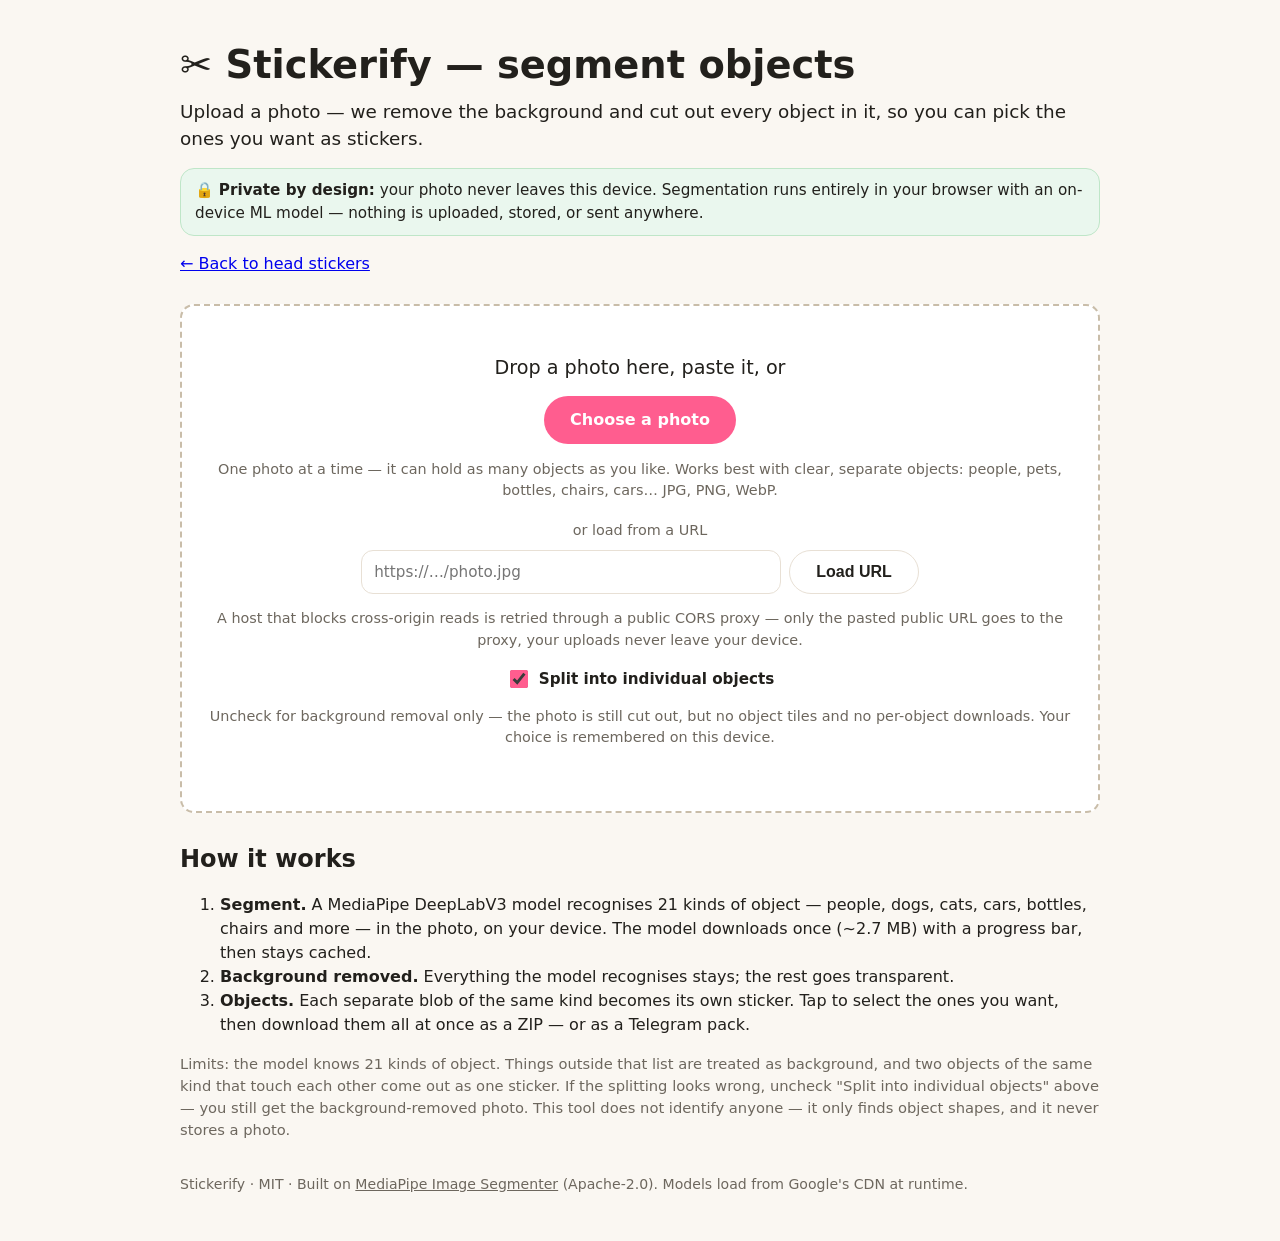
<file: segment.html>
<!DOCTYPE html>
<html lang="en">
<head>
<meta charset="utf-8">
<meta name="viewport" content="width=device-width, initial-scale=1">
<title>Stickerify — segment objects</title>
<link rel="stylesheet" href="styles.css?v=3">
</head>
<body>
<header>
  <h1>✂️ Stickerify — segment objects</h1>
  <p class="tagline">Upload a photo — we remove the background and cut out every object in it, so you can pick the ones you want as stickers.</p>
  <p class="privacy">🔒 <strong>Private by design:</strong> your photo never leaves this device.
  Segmentation runs entirely in your browser with an on-device ML model — nothing is
  uploaded, stored, or sent anywhere.</p>
  <p><a href="index.html">← Back to head stickers</a></p>
</header>

<main>
  <section id="drop-zone" tabindex="0" aria-label="Upload a photo">
    <p class="big">Drop a photo here, paste it, or</p>
    <label class="upload-btn" for="file-input">Choose a photo</label>
    <input id="file-input" type="file" accept="image/*" hidden>
    <p class="hint">One photo at a time — it can hold as many objects as you like.
    Works best with clear, separate objects: people, pets, bottles, chairs,
    cars… JPG, PNG, WebP.</p>
    <p class="or">or load from a URL</p>
    <div class="url-row">
      <input id="url-input" type="url" placeholder="https://…/photo.jpg" aria-label="Image URL">
      <button id="url-load" type="button" class="secondary">Load URL</button>
    </div>
    <p class="hint">A host that blocks cross-origin reads is retried through a public CORS proxy — only the pasted public URL goes to the proxy, your uploads never leave your device.</p>
    <label class="segment-toggle"><input id="segment-objects-toggle" type="checkbox" checked> Split into individual objects</label>
    <p class="hint">Uncheck for background removal only — the photo is still cut out, but no
    object tiles and no per-object downloads. Your choice is remembered on this device.</p>
  </section>

  <div id="model-progress" hidden>
    <div id="model-progress-label">Downloading segmentation model…</div>
    <progress id="model-progress-bar" max="100" value="0"></progress>
    <span id="model-progress-text"></span>
  </div>

  <div id="status" role="status"></div>

  <section id="results" hidden>
    <h2>Background removed</h2>
    <div class="checker preview-wrap"><canvas id="bg-removed"></canvas></div>
    <div class="actions">
      <button id="download-bg" type="button" class="secondary">⬇ Download background-removed PNG</button>
    </div>

    <div id="objects-section">
      <h2>Objects <span id="objects-count"></span></h2>
      <p class="hint">Tap an object to select or deselect it. Selected objects download as
      separate PNG stickers — one file per object.</p>
      <div class="actions">
        <button id="select-all" type="button" class="secondary">Select all</button>
        <button id="select-none" type="button" class="secondary">Select none</button>
      </div>
      <div id="objects-grid"></div>
    </div>

    <div class="actions">
      <button id="download-zip" type="button">⬇ Download selected as ZIP</button>
      <button id="export-telegram" type="button">✈ Export Telegram pack (.zip)</button>
      <button id="new-photo" type="button" class="secondary">↺ New photo</button>
    </div>
  </section>

  <section id="telegram-guide" class="how" hidden>
    <h2>Publish your pack on Telegram</h2>
    <ol>
      <li>Unzip <code>stickerify-telegram-pack.zip</code> — it holds one file per sticker, plus a pack icon.</li>
      <li>In Telegram, open <a href="https://t.me/Stickers" target="_blank" rel="noopener">@Stickers</a> and send <code>/newpack</code>, then a name for your pack.</li>
      <li>Send each sticker file as a <strong>document</strong> (📎 → File, not Photo) so Telegram doesn't compress it.</li>
      <li>Send one emoji for each sticker when the bot asks.</li>
      <li>Send <code>/publish</code>, choose a short link name, and share your <code>t.me/addstickers/…</code> link.</li>
    </ol>
    <p class="note">Packs hold up to 120 stickers. Your photo never left this device — only the sticker files you just downloaded go to Telegram, when you choose to send them.</p>
  </section>

  <section class="how">
    <h2>How it works</h2>
    <ol>
      <li><strong>Segment.</strong> A MediaPipe DeepLabV3 model recognises 21 kinds of
        object — people, dogs, cats, cars, bottles, chairs and more — in the
        photo, on your device. The model downloads once (~2.7 MB) with a
        progress bar, then stays cached.</li>
      <li><strong>Background removed.</strong> Everything the model recognises stays;
        the rest goes transparent.</li>
      <li><strong>Objects.</strong> Each separate blob of the same kind becomes its own
        sticker. Tap to select the ones you want, then download them all at
        once as a ZIP — or as a Telegram pack.</li>
    </ol>
    <p class="note">Limits: the model knows 21 kinds of object. Things outside that list
    are treated as background, and two objects of the same kind that touch each
    other come out as one sticker. If the splitting looks wrong, uncheck
    "Split into individual objects" above — you still get the background-removed
    photo. This tool does not identify anyone — it only
    finds object shapes, and it never stores a photo.</p>
  </section>
</main>

<footer>
  <p>Stickerify · MIT · Built on
  <a href="https://ai.google.dev/edge/mediapipe/solutions/vision/image_segmenter">MediaPipe Image Segmenter</a>
  (Apache-2.0). Models load from Google's CDN at runtime.</p>
</footer>

<script type="module" src="segment.js?v=2"></script>
</body>
</html>
</file>
<file: styles.css>
:root {
  --bg: #faf7f2;
  --ink: #22201c;
  --accent: #ff5d8f;
  --card: #ffffff;
  --line: #e8e0d5;
  --radius: 14px;
}

* { box-sizing: border-box; }
body {
  margin: 0;
  font-family: system-ui, -apple-system, "Segoe UI", sans-serif;
  background: var(--bg);
  color: var(--ink);
  line-height: 1.5;
}
header, main, footer { max-width: 960px; margin: 0 auto; padding: 0 20px; }
header { padding-top: 36px; }
h1 { font-size: 2.4rem; margin: 0; }
.tagline { font-size: 1.15rem; margin: 4px 0 12px; }
.privacy {
  background: #eaf7ee;
  border: 1px solid #bfe6c8;
  border-radius: var(--radius);
  padding: 10px 14px;
  font-size: 0.95rem;
}

#drop-zone {
  margin: 28px 0;
  padding: 48px 24px;
  text-align: center;
  border: 2px dashed #c9bda9;
  border-radius: var(--radius);
  background: var(--card);
  cursor: pointer;
}
#drop-zone.drag { border-color: var(--accent); background: #fff5f8; }
#drop-zone .big { font-size: 1.2rem; margin: 0 0 14px; }
.upload-btn, button {
  display: inline-block;
  background: var(--accent);
  color: #fff;
  border: none;
  border-radius: 999px;
  padding: 12px 26px;
  font-size: 1rem;
  font-weight: 600;
  cursor: pointer;
}
.upload-btn:hover, button:hover { filter: brightness(0.94); }
/* The button rule above sets display, which beats the browser's built-in
   [hidden] { display: none } — without this, hidden buttons stay visible. */
[hidden] { display: none !important; }
button.secondary { background: #fff; color: var(--ink); border: 1px solid var(--line); }
.hint { color: #6d675e; font-size: 0.9rem; }
.or { color: #6d675e; font-size: 0.9rem; margin: 18px 0 8px; }
.url-row { display: flex; gap: 8px; justify-content: center; flex-wrap: wrap; align-items: stretch; }
.url-row textarea {
  width: min(420px, 100%);
  padding: 10px 12px;
  border: 1px solid var(--line);
  border-radius: 12px;
  font-size: 0.95rem;
  font-family: inherit;
  resize: vertical;
}

#model-progress {
  margin: 20px 0;
  padding: 14px 18px;
  border: 1px solid var(--line);
  border-radius: var(--radius);
  background: var(--card);
}
#model-progress-label { font-weight: 600; margin-bottom: 8px; }
#model-progress progress { width: 100%; height: 12px; }
#model-progress-text { font-size: 0.9rem; color: #6d675e; }

#jobs { display: flex; flex-direction: column; gap: 18px; margin: 20px 0; }
.job {
  border: 1px solid var(--line);
  border-radius: var(--radius);
  background: var(--card);
  padding: 14px 16px;
}
.job-head { margin: 8px 0 10px; }
.job-name { font-weight: 700; word-break: break-all; }
.job-status { font-size: 0.9rem; color: #6d675e; }
.job-thumb { max-width: 220px; max-height: 160px; border-radius: 8px; border: 1px solid var(--line); }
.job-stickers {
  display: flex;
  flex-wrap: wrap;
  gap: 12px;
  min-height: 24px;
  padding: 12px;
  border: 1px solid var(--line);
  border-radius: var(--radius);
  background:
    linear-gradient(45deg, #eee 25%, transparent 25%, transparent 75%, #eee 75%),
    linear-gradient(45deg, #eee 25%, #fff 25%, #fff 75%, #eee 75%);
  background-size: 16px 16px;
  background-position: 0 0, 8px 8px;
}
.job-stickers:empty { display: none; }

.sticker { text-align: center; width: 140px; }
.sticker img { max-width: 100%; display: block; margin: 0 auto 6px; }
.sticker label { font-size: 0.85rem; display: block; }
.sticker .dl { font-size: 0.85rem; color: var(--accent); text-decoration: underline; cursor: pointer; background: none; border: none; padding: 0; }
.sticker.off { opacity: 0.35; }

#status { margin: 12px 0; font-size: 0.95rem; color: #6d675e; }

.controls {
  display: flex;
  flex-wrap: wrap;
  gap: 18px 28px;
  align-items: end;
  border: 1px solid var(--line);
  border-radius: var(--radius);
  background: var(--card);
  padding: 16px 20px;
  margin: 16px 0;
}
.controls legend { font-weight: 700; padding: 0 6px; }
.controls label { display: flex; flex-direction: column; gap: 4px; font-size: 0.9rem; }
.controls label.check { flex-direction: row; align-items: center; gap: 6px; }
.controls input[type="range"] { width: 150px; }
.controls input[type="radio"] { width: 18px; height: 18px; accent-color: var(--accent); }
.controls input[type="color"] { width: 56px; height: 34px; padding: 2px; }
.controls select { padding: 6px 8px; border-radius: 8px; border: 1px solid var(--line); }

.actions { display: flex; gap: 12px; flex-wrap: wrap; margin: 8px 0 28px; }

.how { margin-bottom: 32px; }
.how h2 { margin-bottom: 6px; }
.how code { background: #f0e9dd; padding: 1px 6px; border-radius: 6px; font-size: 0.9em; }
button:disabled { opacity: 0.5; cursor: default; }
.note { color: #6d675e; font-size: 0.92rem; }
footer { padding-bottom: 32px; color: #6d675e; font-size: 0.88rem; }
footer a { color: inherit; }

.props {
  border: 1px solid var(--line);
  border-radius: var(--radius);
  background: var(--card);
  padding: 16px 20px;
  margin: 16px 0;
}
.props legend { font-weight: 700; padding: 0 6px; }
.props-row { display: flex; flex-wrap: wrap; gap: 6px; margin: 4px 0 10px; }
.prop-btn {
  width: 46px; height: 46px;
  font-size: 26px; line-height: 1;
  padding: 0;
  display: grid; place-items: center;
  border: 1px solid var(--line); border-radius: 10px;
  background: #fff; cursor: pointer;
}
.prop-btn:hover { border-color: #999; }
.prop-btn.on { border-color: #111; box-shadow: 0 0 0 2px #ffd60a; background: #fffbe6; }
.prop-btn.loading { opacity: 0.5; }
.prop-btn .p-img { width: 36px; height: 36px; }
#props-wrap.disabled { opacity: 0.45; }
#props-wrap.disabled .prop-btn { pointer-events: none; }
.props-foot { display: flex; align-items: center; gap: 12px; flex-wrap: wrap; }

.iconify-search { display: flex; gap: 8px; flex-wrap: wrap; margin: 12px 0 8px; }
.iconify-search input[type="search"] {
  flex: 1; min-width: 200px;
  padding: 8px 10px; border-radius: 8px; border: 1px solid var(--line);
  font: inherit; background: #fff;
}
.iconify-search select { padding: 8px; border-radius: 8px; border: 1px solid var(--line); font: inherit; background: #fff; }
.iconify-results { display: flex; flex-wrap: wrap; gap: 6px; margin: 4px 0 8px; color: #6d675e; }
.iconify-results .p-img { width: 36px; height: 36px; }

/* Segment-objects page */
.checker {
  background:
    linear-gradient(45deg, #eee 25%, transparent 25%, transparent 75%, #eee 75%),
    linear-gradient(45deg, #eee 25%, #fff 25%, #fff 75%, #eee 75%);
  background-size: 16px 16px;
  background-position: 0 0, 8px 8px;
}
.preview-wrap {
  border: 1px solid var(--line);
  border-radius: var(--radius);
  padding: 12px;
  margin: 8px 0;
}
.preview-wrap canvas { display: block; max-width: 100%; max-height: 420px; margin: 0 auto; }
.url-row input[type="url"] {
  width: min(420px, 100%);
  padding: 10px 12px;
  border: 1px solid var(--line);
  border-radius: 12px;
  font-size: 0.95rem;
  font-family: inherit;
}
.segment-toggle {
  display: flex; gap: 8px; align-items: center; justify-content: center;
  margin-top: 16px; font-size: 0.95rem; font-weight: 600; cursor: pointer;
}
.segment-toggle input { width: 18px; height: 18px; accent-color: var(--accent); }
#objects-grid { display: flex; flex-wrap: wrap; gap: 12px; margin: 12px 0; }
.object-tile {
  width: 160px;
  border: 2px solid var(--line);
  border-radius: var(--radius);
  background: var(--card);
  padding: 8px;
  cursor: pointer;
  text-align: center;
}
.object-tile.selected { border-color: var(--accent); box-shadow: 0 0 0 2px #ffd6e2; }
.object-tile:not(.selected) { opacity: 0.45; }
.object-thumb { border-radius: 8px; padding: 6px; min-height: 60px; display: grid; place-items: center; }
.object-thumb canvas { max-width: 100%; max-height: 140px; display: block; }
.object-name { display: block; font-size: 0.85rem; margin: 6px 0 4px; word-break: break-word; }
.object-dl {
  font-size: 0.85rem; color: var(--accent); text-decoration: underline;
  cursor: pointer; background: none; border: none; padding: 0;
}
</file>
